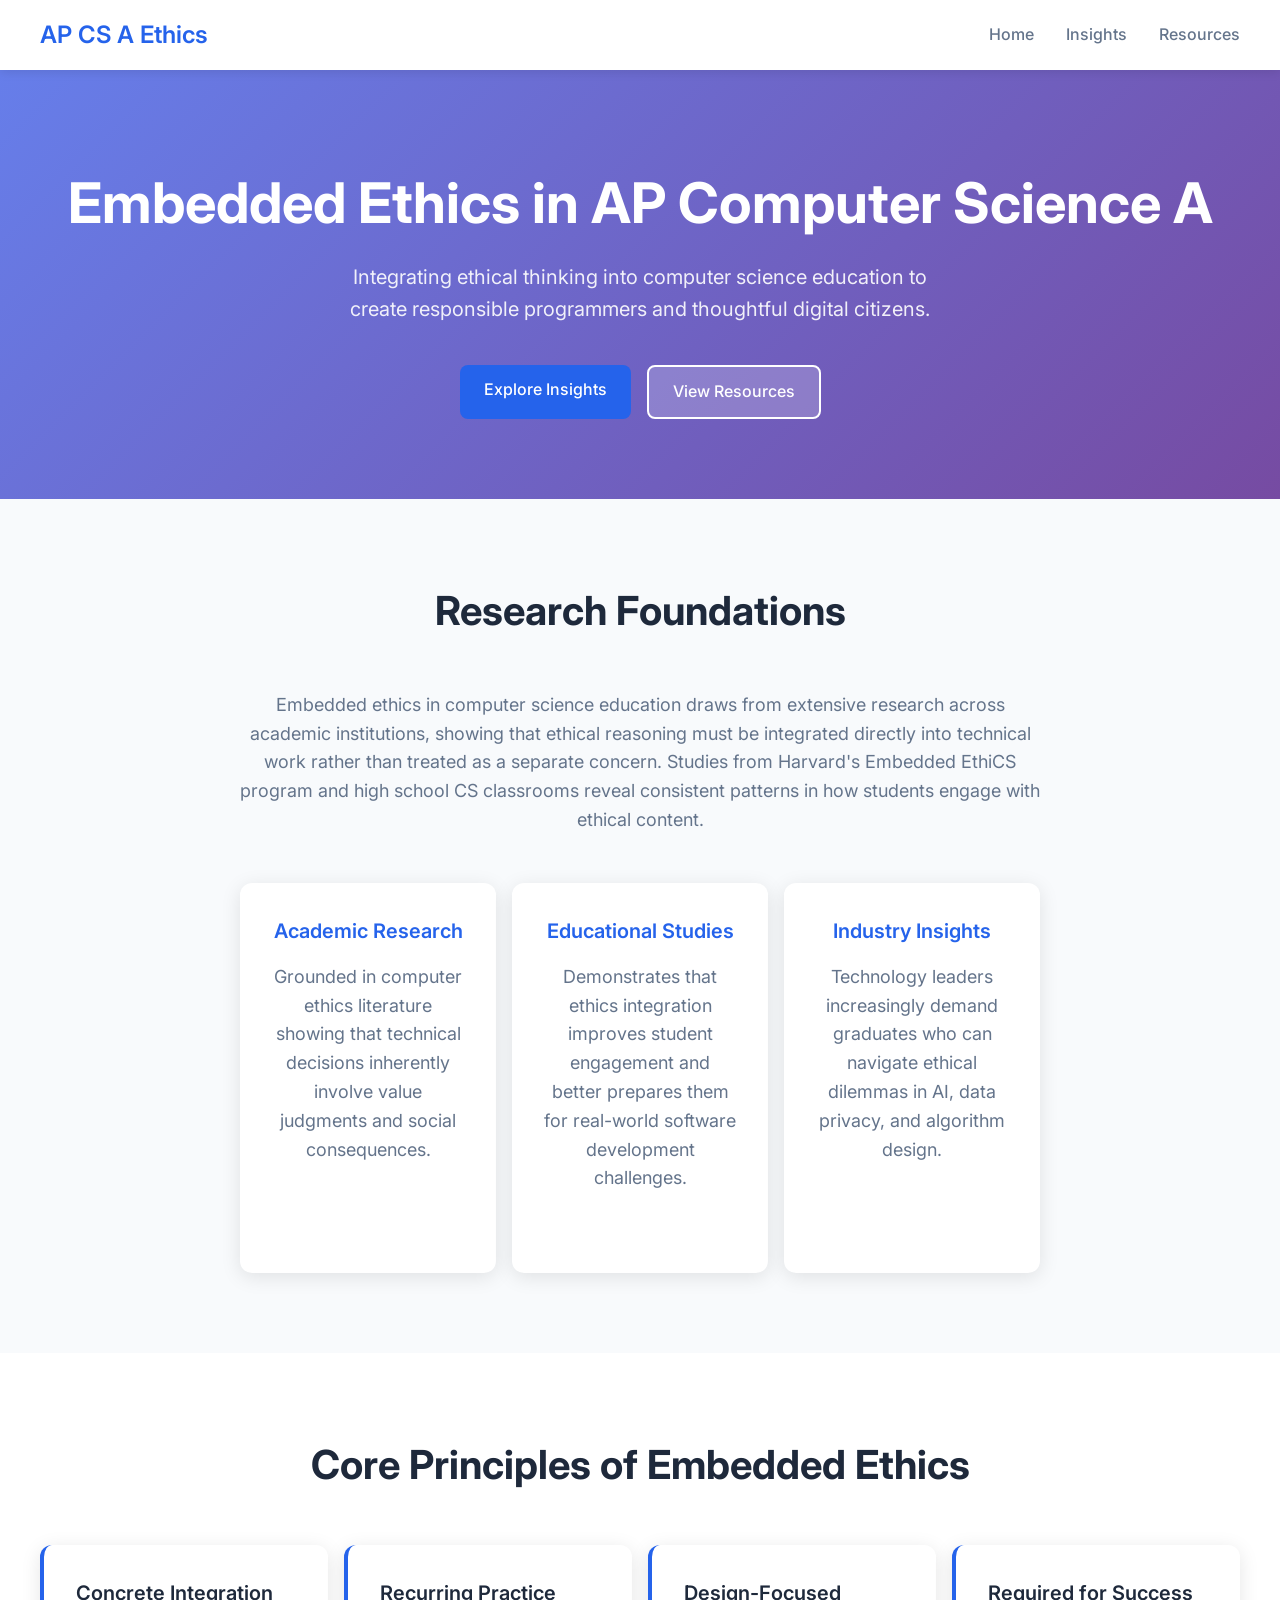
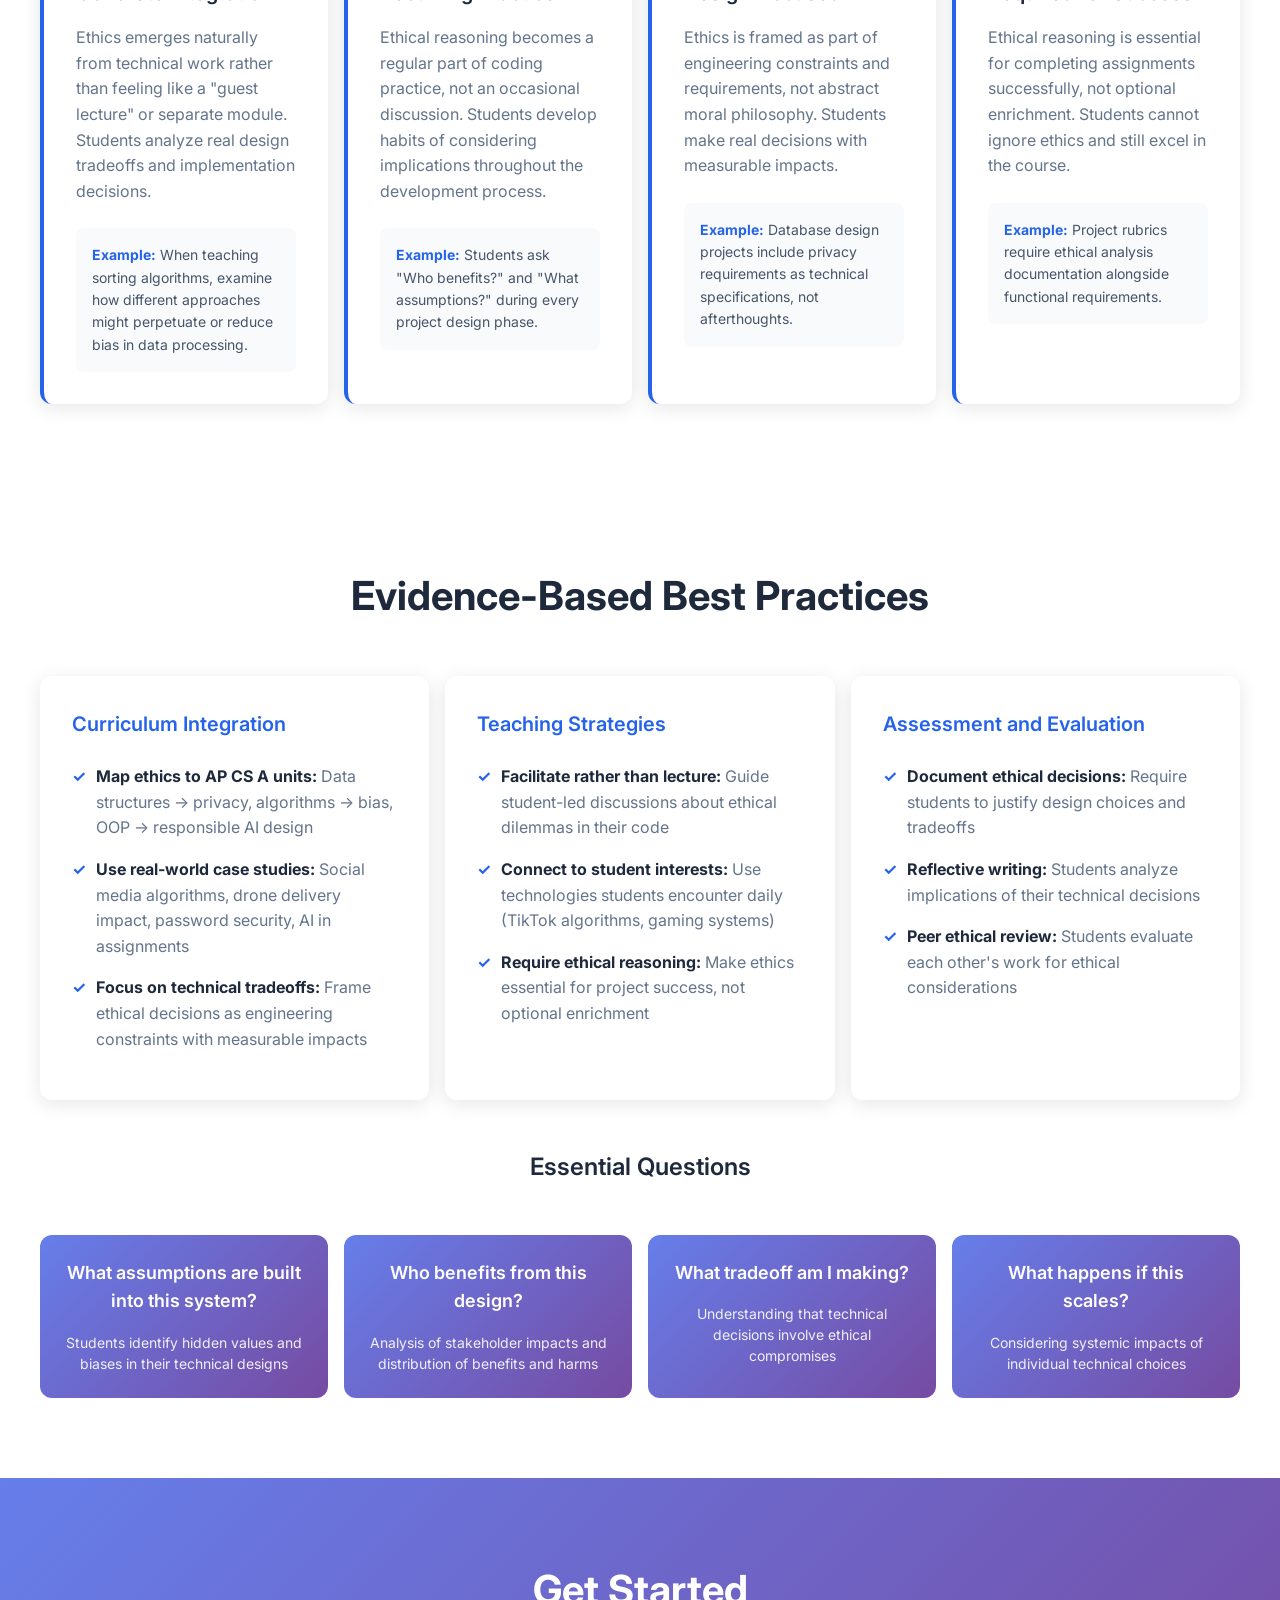
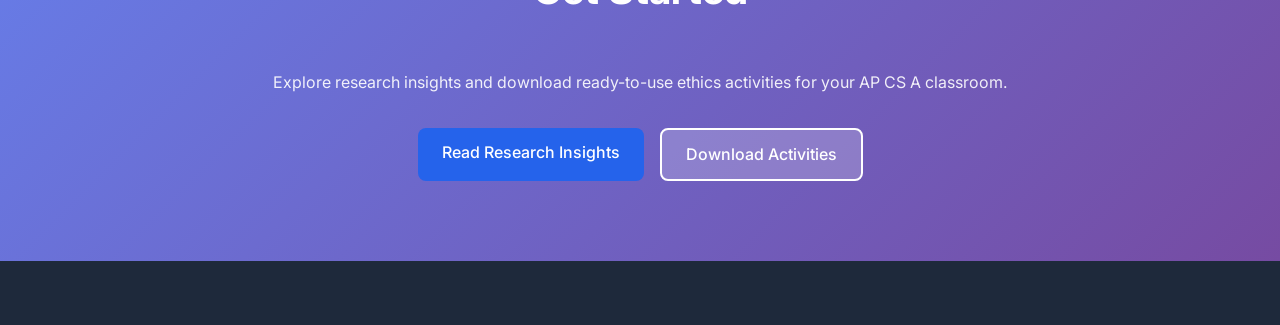
<file: index.html>
<!DOCTYPE html>
<html lang="en">
<head>
    <meta charset="UTF-8">
    <meta name="viewport" content="width=device-width, initial-scale=1.0">
    <title>AP CS A Ethics Integration - Home</title>
    <link rel="stylesheet" href="styles.css">
    <link href="https://fonts.googleapis.com/css2?family=Inter:wght@300;400;500;600;700&display=swap" rel="stylesheet">
</head>
<body>
    <header>
        <nav class="navbar">
            <div class="nav-container">
                <div class="nav-logo">
                    <h1>AP CS A Ethics</h1>
                </div>
                <ul class="nav-menu">
                    <li class="nav-item">
                        <a href="index.html" class="nav-link active">Home</a>
                    </li>
                    <li class="nav-item">
                        <a href="insights.html" class="nav-link">Insights</a>
                    </li>
                    <li class="nav-item">
                        <a href="resources.html" class="nav-link">Resources</a>
                    </li>
                </ul>
                <div class="hamburger">
                    <span class="bar"></span>
                    <span class="bar"></span>
                    <span class="bar"></span>
                </div>
            </div>
        </nav>
    </header>

    <main>
        <section class="hero">
            <div class="container">
                <h1>Embedded Ethics in AP Computer Science A</h1>
                <p>Integrating ethical thinking into computer science education to create responsible programmers and thoughtful digital citizens.</p>
                <div class="hero-buttons">
                    <a href="insights.html" class="btn btn-primary">Explore Insights</a>
                    <a href="resources.html" class="btn btn-secondary">View Resources</a>
                </div>
            </div>
        </section>

        <section class="research-overview">
            <div class="container">
                <h2>Research Foundations</h2>
                <div class="research-content">
                    <p>Embedded ethics in computer science education draws from extensive research across academic institutions, showing that ethical reasoning must be integrated directly into technical work rather than treated as a separate concern. Studies from Harvard's Embedded EthiCS program and high school CS classrooms reveal consistent patterns in how students engage with ethical content.</p>
                    
                    <div class="research-areas">
                        <div class="area-card">
                            <h3>Academic Research</h3>
                            <p>Grounded in computer ethics literature showing that technical decisions inherently involve value judgments and social consequences.</p>
                        </div>
                        <div class="area-card">
                            <h3>Educational Studies</h3>
                            <p>Demonstrates that ethics integration improves student engagement and better prepares them for real-world software development challenges.</p>
                        </div>
                        <div class="area-card">
                            <h3>Industry Insights</h3>
                            <p>Technology leaders increasingly demand graduates who can navigate ethical dilemmas in AI, data privacy, and algorithm design.</p>
                        </div>
                    </div>
                </div>
            </div>
        </section>

        <section class="key-principles">
            <div class="container">
                <h2>Core Principles of Embedded Ethics</h2>
                <div class="principles-grid">
                    <div class="principle-card">
                        <h3>Concrete Integration</h3>
                        <p>Ethics emerges naturally from technical work rather than feeling like a "guest lecture" or separate module. Students analyze real design tradeoffs and implementation decisions.</p>
                        <div class="example">
                            <strong>Example:</strong> When teaching sorting algorithms, examine how different approaches might perpetuate or reduce bias in data processing.
                        </div>
                    </div>
                    
                    <div class="principle-card">
                        <h3>Recurring Practice</h3>
                        <p>Ethical reasoning becomes a regular part of coding practice, not an occasional discussion. Students develop habits of considering implications throughout the development process.</p>
                        <div class="example">
                            <strong>Example:</strong> Students ask "Who benefits?" and "What assumptions?" during every project design phase.
                        </div>
                    </div>
                    
                    <div class="principle-card">
                        <h3>Design-Focused</h3>
                        <p>Ethics is framed as part of engineering constraints and requirements, not abstract moral philosophy. Students make real decisions with measurable impacts.</p>
                        <div class="example">
                            <strong>Example:</strong> Database design projects include privacy requirements as technical specifications, not afterthoughts.
                        </div>
                    </div>
                    
                    <div class="principle-card">
                        <h3>Required for Success</h3>
                        <p>Ethical reasoning is essential for completing assignments successfully, not optional enrichment. Students cannot ignore ethics and still excel in the course.</p>
                        <div class="example">
                            <strong>Example:</strong> Project rubrics require ethical analysis documentation alongside functional requirements.
                        </div>
                    </div>
                </div>
            </div>
        </section>

        
        <section class="best-practices">
            <div class="container">
                <h2>Evidence-Based Best Practices</h2>
                <div class="practices-content">
                    <div class="practice-category">
                        <h3>Curriculum Integration</h3>
                        <ul>
                            <li><strong>Map ethics to AP CS A units:</strong> Data structures → privacy, algorithms → bias, OOP → responsible AI design</li>
                            <li><strong>Use real-world case studies:</strong> Social media algorithms, drone delivery impact, password security, AI in assignments</li>
                            <li><strong>Focus on technical tradeoffs:</strong> Frame ethical decisions as engineering constraints with measurable impacts</li>
                        </ul>
                    </div>
                    
                    <div class="practice-category">
                        <h3>Teaching Strategies</h3>
                        <ul>
                            <li><strong>Facilitate rather than lecture:</strong> Guide student-led discussions about ethical dilemmas in their code</li>
                            <li><strong>Connect to student interests:</strong> Use technologies students encounter daily (TikTok algorithms, gaming systems)</li>
                            <li><strong>Require ethical reasoning:</strong> Make ethics essential for project success, not optional enrichment</li>
                        </ul>
                    </div>
                    
                    <div class="practice-category">
                        <h3>Assessment and Evaluation</h3>
                        <ul>
                            <li><strong>Document ethical decisions:</strong> Require students to justify design choices and tradeoffs</li>
                            <li><strong>Reflective writing:</strong> Students analyze implications of their technical decisions</li>
                            <li><strong>Peer ethical review:</strong> Students evaluate each other's work for ethical considerations</li>
                        </ul>
                    </div>
                </div>
                
                <div class="essential-questions">
                    <h3>Essential Questions</h3>
                    <div class="questions-grid">
                        <div class="question-card">
                            <h4>What assumptions are built into this system?</h4>
                            <p>Students identify hidden values and biases in their technical designs</p>
                        </div>
                        <div class="question-card">
                            <h4>Who benefits from this design?</h4>
                            <p>Analysis of stakeholder impacts and distribution of benefits and harms</p>
                        </div>
                        <div class="question-card">
                            <h4>What tradeoff am I making?</h4>
                            <p>Understanding that technical decisions involve ethical compromises</p>
                        </div>
                        <div class="question-card">
                            <h4>What happens if this scales?</h4>
                            <p>Considering systemic impacts of individual technical choices</p>
                        </div>
                    </div>
                </div>
            </div>
        </section>

        
        <section class="cta">
            <div class="container">
                <h2>Get Started</h2>
                <p>Explore research insights and download ready-to-use ethics activities for your AP CS A classroom.</p>
                <div class="cta-buttons">
                    <a href="insights.html" class="btn btn-primary">Read Research Insights</a>
                    <a href="resources.html" class="btn btn-secondary">Download Activities</a>
                </div>
            </div>
        </section>
    </main>

    <footer>
        <div class="container">
        </div>
    </footer>

    <script src="script.js"></script>
</body>
</html>
</file>
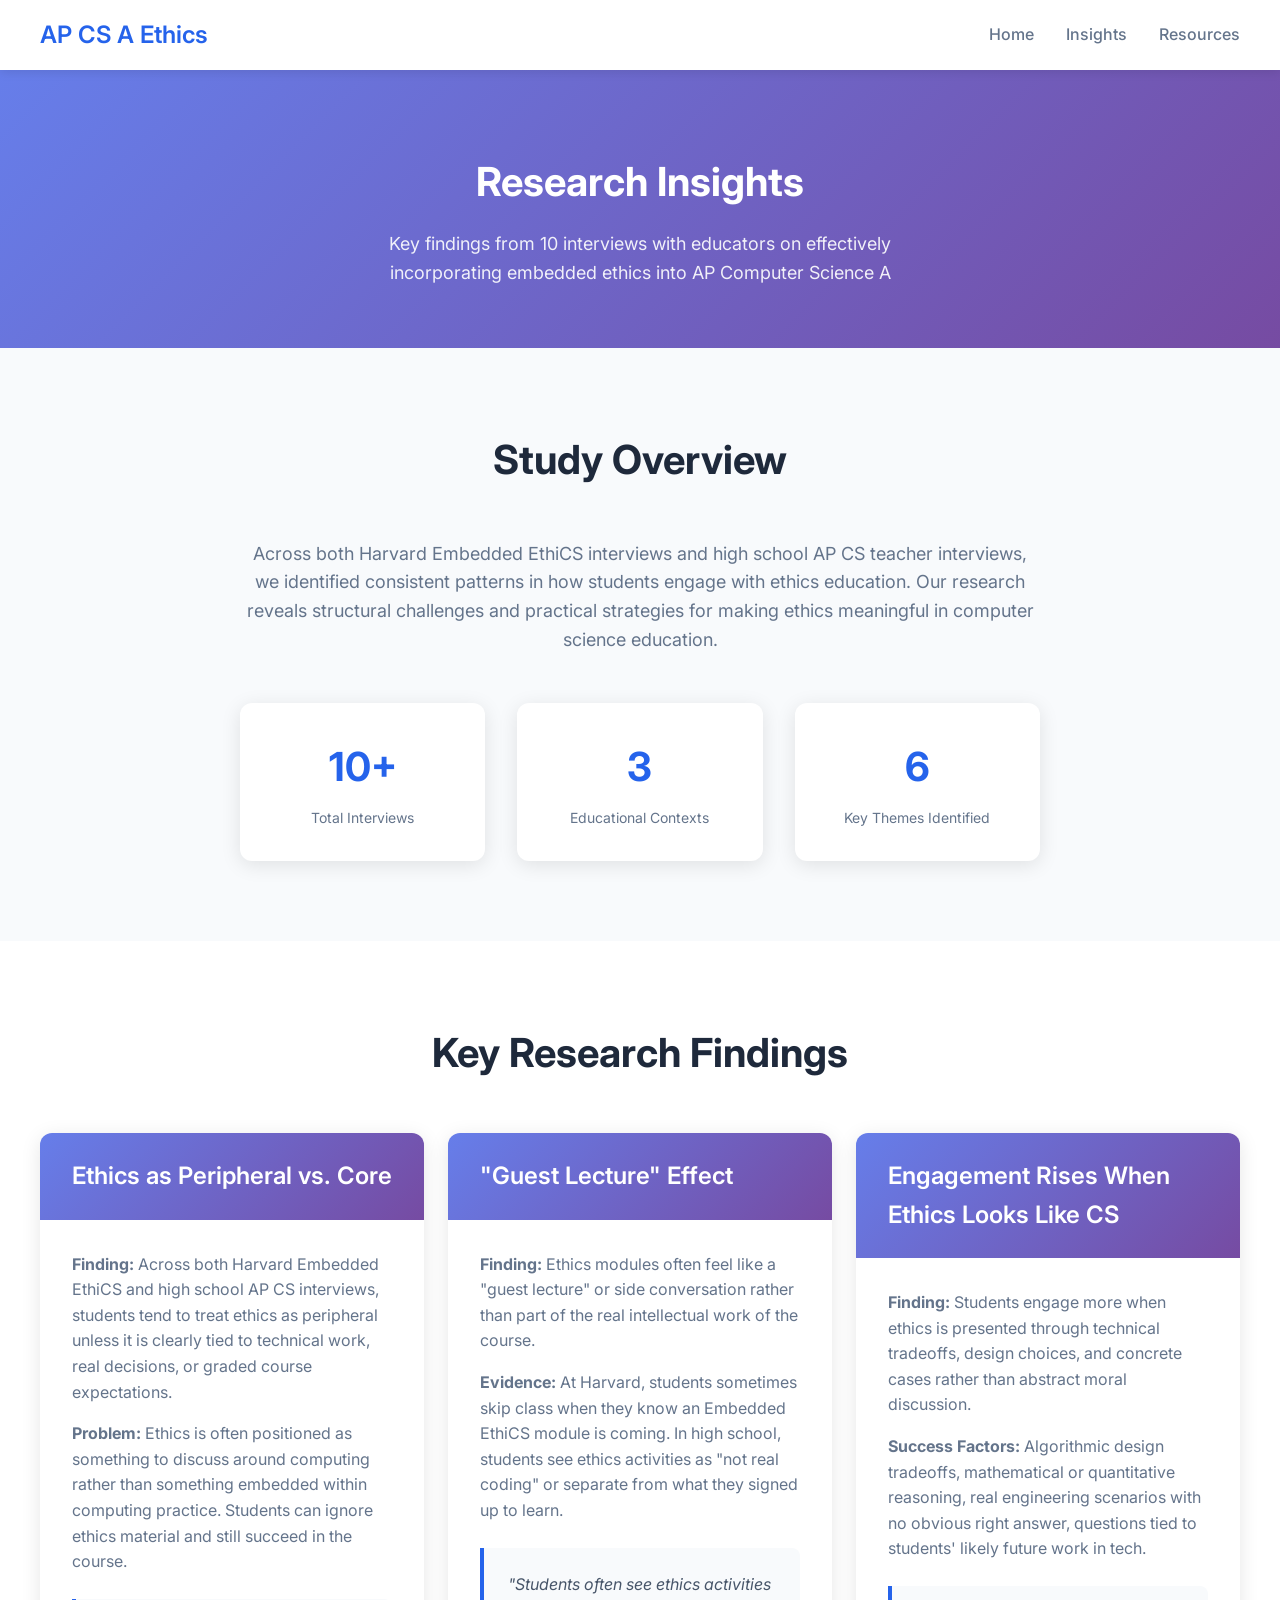
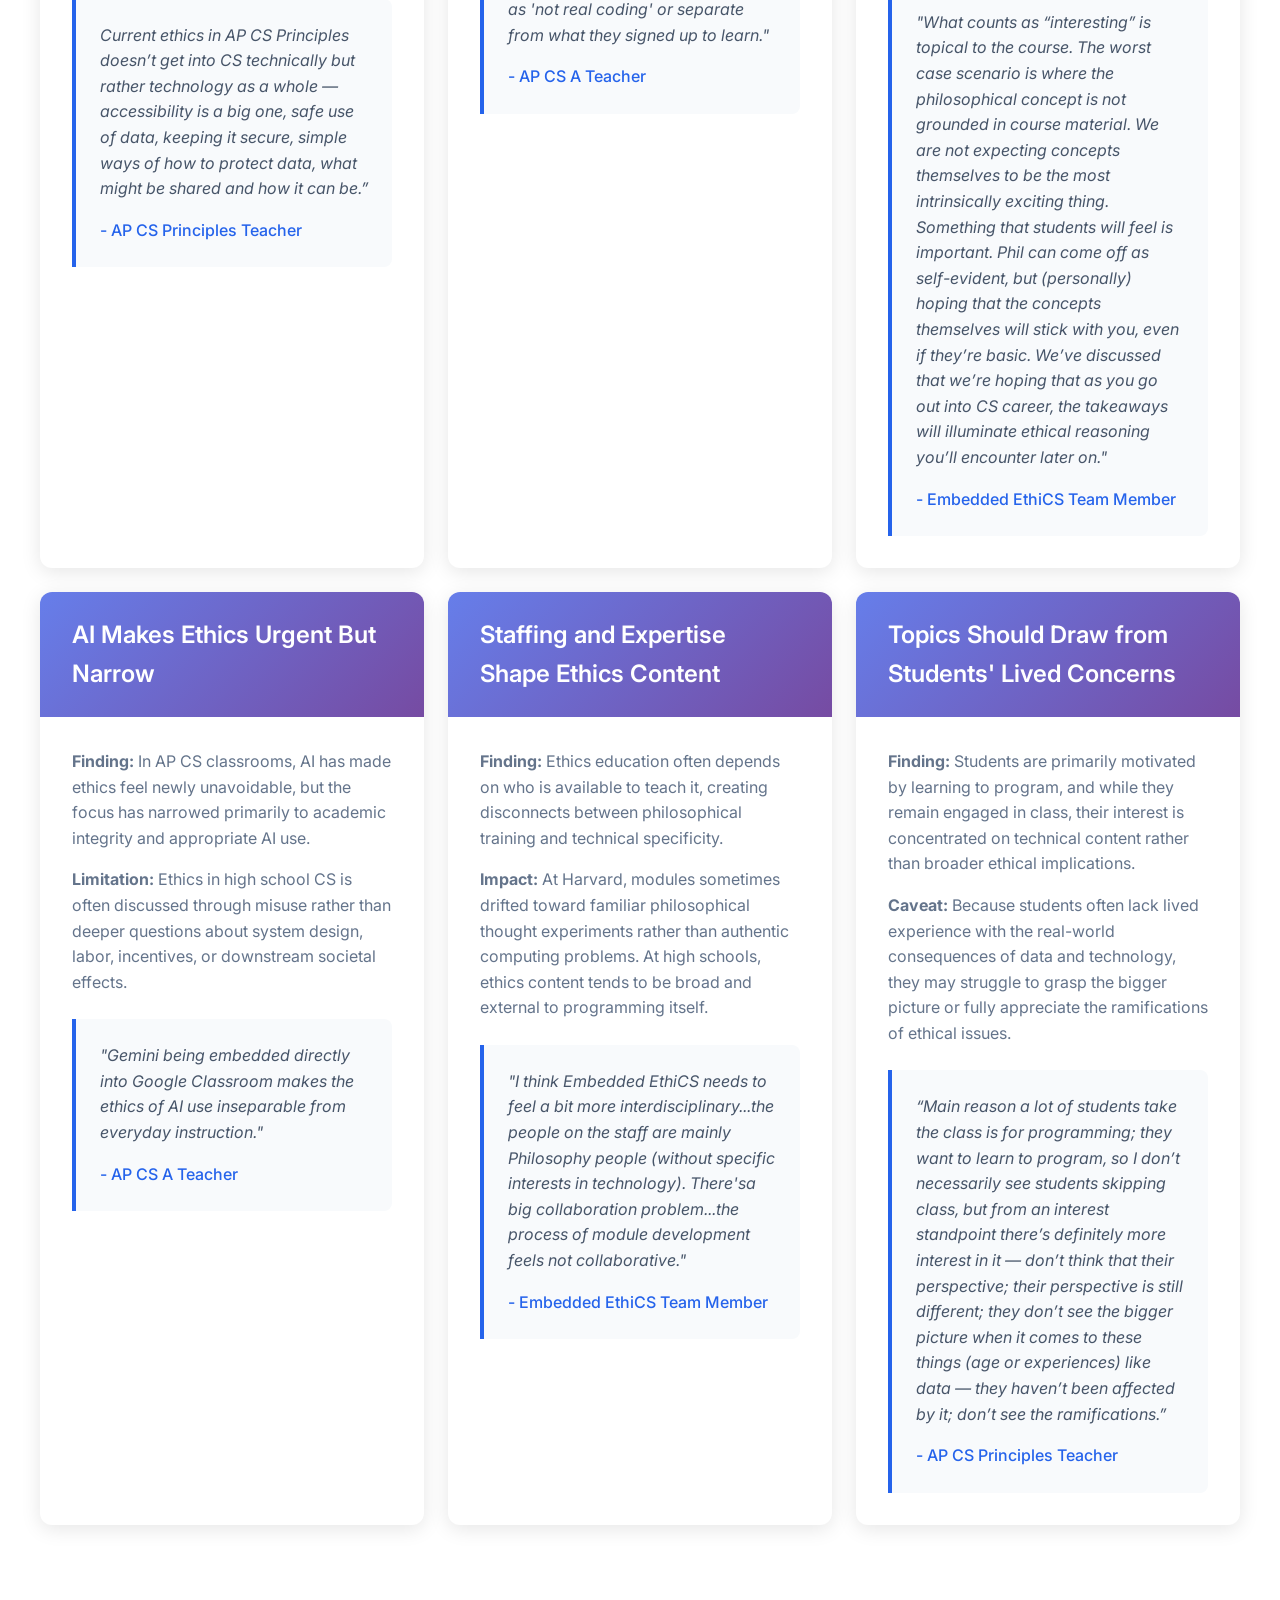
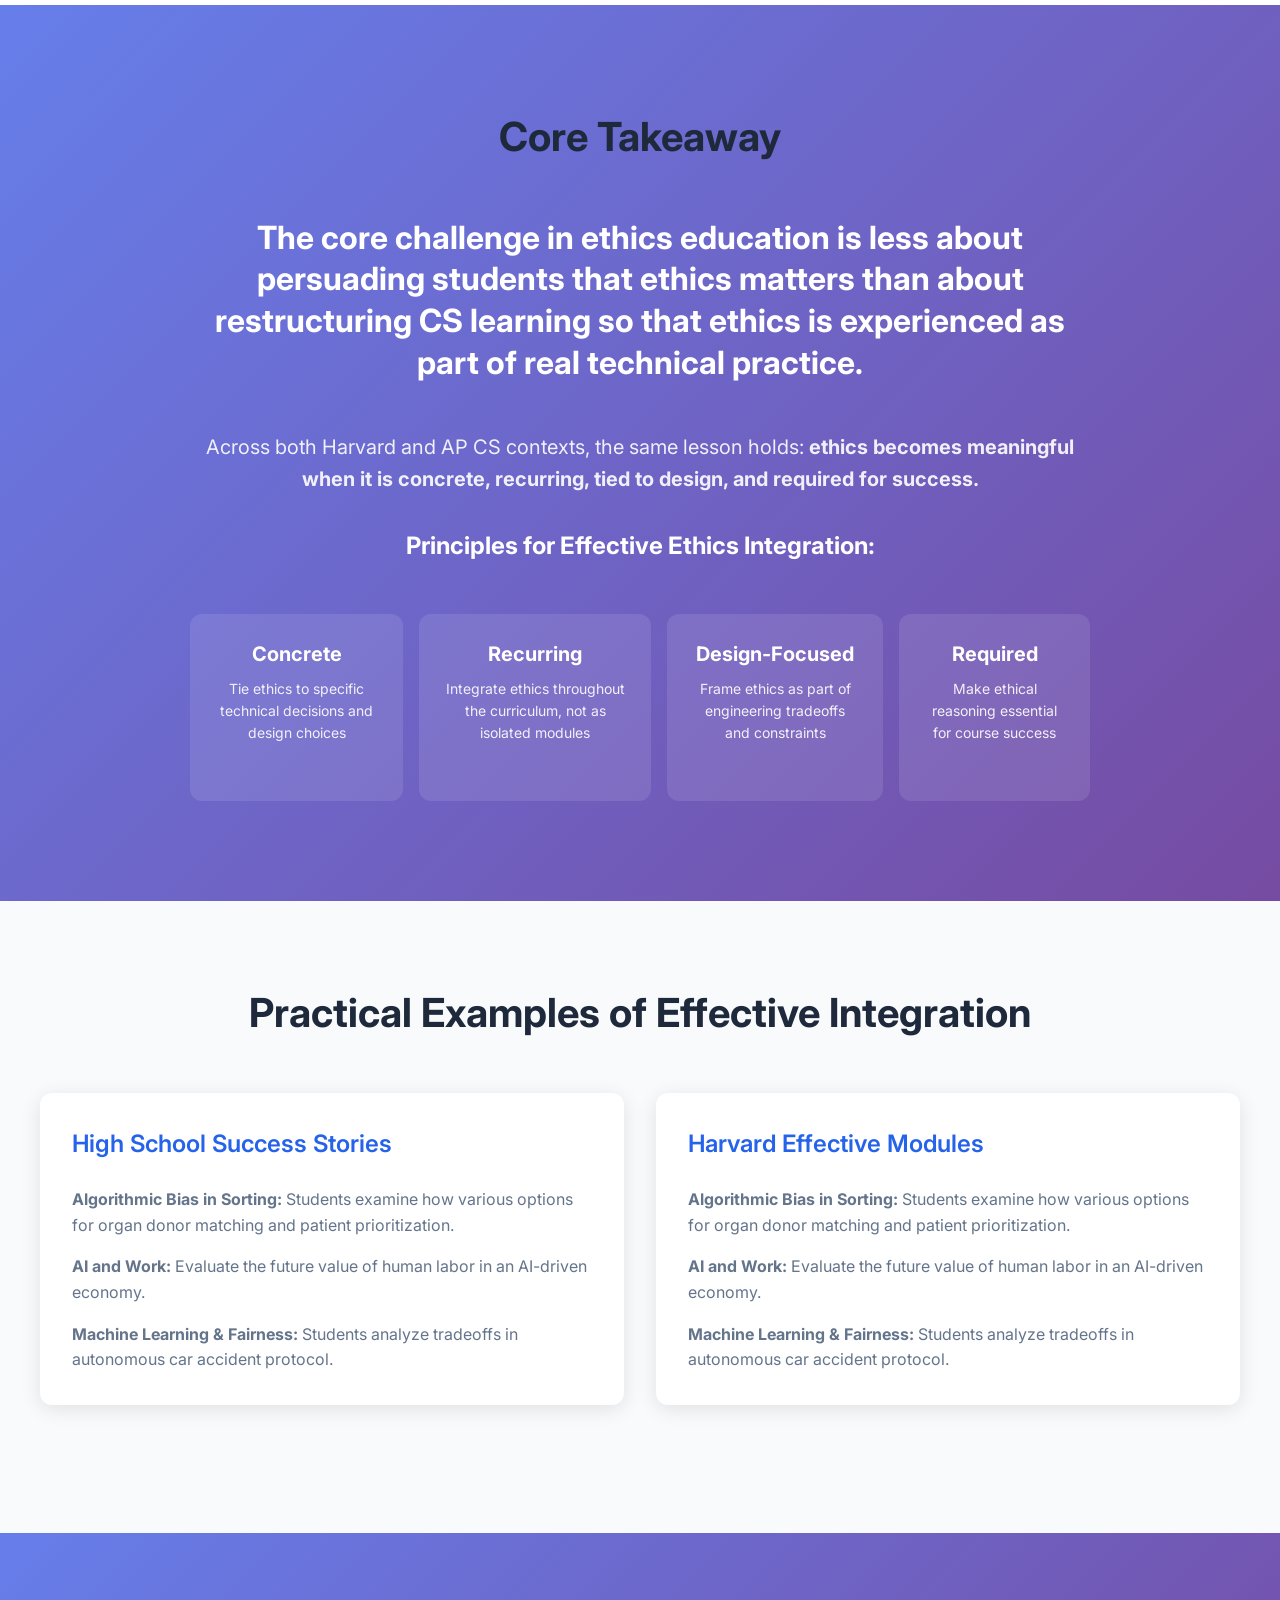
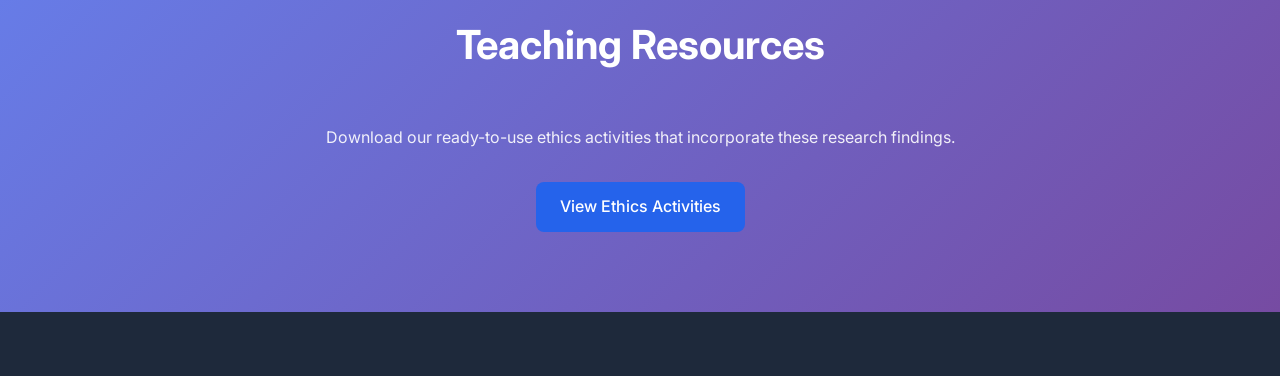
<file: insights.html>
<!DOCTYPE html>
<html lang="en">
<head>
    <meta charset="UTF-8">
    <meta name="viewport" content="width=device-width, initial-scale=1.0">
    <title>Research Insights - AP CS A Ethics Integration</title>
    <link rel="stylesheet" href="styles.css?v=2">
    <link href="https://fonts.googleapis.com/css2?family=Inter:wght@300;400;500;600;700&display=swap" rel="stylesheet">
</head>
<body>
    <header>
        <nav class="navbar">
            <div class="nav-container">
                <div class="nav-logo">
                    <h1>AP CS A Ethics</h1>
                </div>
                <ul class="nav-menu">
                    <li class="nav-item">
                        <a href="index.html" class="nav-link">Home</a>
                    </li>
                    <li class="nav-item">
                        <a href="insights.html" class="nav-link active">Insights</a>
                    </li>
                    <li class="nav-item">
                        <a href="resources.html" class="nav-link">Resources</a>
                    </li>
                </ul>
                <div class="hamburger">
                    <span class="bar"></span>
                    <span class="bar"></span>
                    <span class="bar"></span>
                </div>
            </div>
        </nav>
    </header>

    <main>
        <section class="page-header">
            <div class="container">
                <h1>Research Insights</h1>
                <p>Key findings from 10 interviews with educators on effectively incorporating embedded ethics into AP Computer Science A</p>
            </div>
        </section>

        <section class="research-overview">
            <div class="container">
                <div class="research-summary">
                    <h2>Study Overview</h2>
                    <p>Across both Harvard Embedded EthiCS interviews and high school AP CS teacher interviews, we identified consistent patterns in how students engage with ethics education. Our research reveals structural challenges and practical strategies for making ethics meaningful in computer science education.</p>
                    
                    <div class="research-stats">
                        <div class="stat-item">
                            <div class="stat-number">10+</div>
                            <div class="stat-label">Total Interviews</div>
                        </div>
                        <div class="stat-item">
                            <div class="stat-number">3</div>
                            <div class="stat-label">Educational Contexts</div>
                        </div>
                        <div class="stat-item">
                            <div class="stat-number">6</div>
                            <div class="stat-label">Key Themes Identified</div>
                        </div>
                    </div>
                </div>
            </div>
        </section>

        <section class="key-insights">
            <div class="container">
                <h2>Key Research Findings</h2>
                
                <div class="insights-grid">
                    <div class="insight-card">
                        <div class="insight-header">
                            <h3>Ethics as Peripheral vs. Core</h3>
                        </div>
                        <div class="insight-content">
                            <p><strong>Finding:</strong> Across both Harvard Embedded EthiCS and high school AP CS interviews, students tend to treat ethics as peripheral unless it is clearly tied to technical work, real decisions, or graded course expectations.</p>
                            <p><strong>Problem:</strong> Ethics is often positioned as something to discuss around computing rather than something embedded within computing practice. Students can ignore ethics material and still succeed in the course.</p>
                            <div class="teacher-quote">
                                <blockquote>Current ethics in AP CS Principles doesn’t get into CS technically but rather technology as a whole — accessibility is a big one, safe use of data, keeping it secure, simple ways of how to protect data, what might be shared and how it can be.”</blockquote>
                                <cite>- AP CS Principles Teacher</cite>
                            </div>
                        </div>
                    </div>

                    <div class="insight-card">
                        <div class="insight-header">
                            <h3>"Guest Lecture" Effect</h3>
                        </div>
                        <div class="insight-content">
                            <p><strong>Finding:</strong> Ethics modules often feel like a "guest lecture" or side conversation rather than part of the real intellectual work of the course.</p>
                            <p><strong>Evidence:</strong> At Harvard, students sometimes skip class when they know an Embedded EthiCS module is coming. In high school, students see ethics activities as "not real coding" or separate from what they signed up to learn.</p>
                            <div class="teacher-quote">
                                <blockquote>"Students often see ethics activities as 'not real coding' or separate from what they signed up to learn."</blockquote>
                                <cite>- AP CS A Teacher </cite>
                            </div>
                        </div>
                    </div>

                    <div class="insight-card">
                        <div class="insight-header">
                            <h3>Engagement Rises When Ethics Looks Like CS</h3>
                        </div>
                        <div class="insight-content">
                            <p><strong>Finding:</strong> Students engage more when ethics is presented through technical tradeoffs, design choices, and concrete cases rather than abstract moral discussion.</p>
                            <p><strong>Success Factors:</strong> Algorithmic design tradeoffs, mathematical or quantitative reasoning, real engineering scenarios with no obvious right answer, questions tied to students' likely future work in tech.</p>
                            <div class="teacher-quote">
                                <blockquote>"What counts as “interesting” is topical to the course. The worst case scenario is where the philosophical concept is not grounded in course material. We are not expecting concepts themselves to be the most intrinsically exciting thing. Something that students will feel is important. Phil can come off as self-evident, but (personally) hoping that the concepts themselves will stick with you, even if they’re basic. We’ve discussed that we’re hoping that as you go out into CS career, the takeaways will illuminate ethical reasoning you’ll encounter later on."</blockquote>
                                <cite>- Embedded EthiCS Team Member</cite>
                            </div>
                        </div>
                    </div>

                    <div class="insight-card">
                        <div class="insight-header">
                            <h3>AI Makes Ethics Urgent But Narrow</h3>
                        </div>
                        <div class="insight-content">
                            <p><strong>Finding:</strong> In AP CS classrooms, AI has made ethics feel newly unavoidable, but the focus has narrowed primarily to academic integrity and appropriate AI use.</p>
                            <p><strong>Limitation:</strong> Ethics in high school CS is often discussed through misuse rather than deeper questions about system design, labor, incentives, or downstream societal effects.</p>
                            <div class="teacher-quote">
                                <blockquote>"Gemini being embedded directly into Google Classroom makes the ethics of AI use inseparable from everyday instruction."</blockquote>
                                <cite>- AP CS A Teacher</cite>
                            </div>
                        </div>
                    </div>

                    <div class="insight-card">
                        <div class="insight-header">
                            <h3>Staffing and Expertise Shape Ethics Content</h3>
                        </div>
                        <div class="insight-content">
                            <p><strong>Finding:</strong> Ethics education often depends on who is available to teach it, creating disconnects between philosophical training and technical specificity.</p>
                            <p><strong>Impact:</strong> At Harvard, modules sometimes drifted toward familiar philosophical thought experiments rather than authentic computing problems. At high schools, ethics content tends to be broad and external to programming itself.</p>
                            <div class="teacher-quote">
                                <blockquote>"I think Embedded EthiCS needs to feel a bit more interdisciplinary...the people on the staff are mainly Philosophy people (without specific interests in technology). There'sa big collaboration problem...the process of module development feels not collaborative."</blockquote>
                                <cite>- Embedded EthiCS Team Member </cite>
                            </div>
                        </div>
                    </div>

                    <div class="insight-card">
                        <div class="insight-header">
                            <h3>Topics Should Draw from Students' Lived Concerns</h3>
                        </div>
                        <div class="insight-content">
                            <p><strong>Finding:</strong> Students are primarily motivated by learning to program, and while they remain engaged in class, their interest is concentrated on technical content rather than broader ethical implications.</p>
                            <p><strong>Caveat:</strong> Because students often lack lived experience with the real-world consequences of data and technology, they may struggle to grasp the bigger picture or fully appreciate the ramifications of ethical issues.</p>
                            <div class="teacher-quote">
                                <blockquote>“Main reason a lot of students take the class is for programming; they want to learn to program, so I don’t necessarily see students skipping class, but from an interest standpoint there’s definitely more interest in it — don’t think that their perspective; their perspective is still different; they don’t see the bigger picture when it comes to these things (age or experiences) like data — they haven’t been affected by it; don’t see the ramifications.”</blockquote>
                                <cite>- AP CS Principles Teacher</cite>
                            </div>
                        </div>
                    </div>
                </div>
            </div>
        </section>

        <section class="core-takeaway">
            <div class="container">
                <div class="takeaway-content">
                    <h2>Core Takeaway</h2>
                    <div class="takeaway-main">
                        <p class="takeaway-quote">The core challenge in ethics education is less about persuading students that ethics matters than about restructuring CS learning so that ethics is experienced as part of real technical practice.</p>
                    </div>
                    <div class="takeaway-explanation">
                        <p>Across both Harvard and AP CS contexts, the same lesson holds: <strong>ethics becomes meaningful when it is concrete, recurring, tied to design, and required for success.</strong></p>
                        
                        <div class="implementation-principles">
                            <h3>Principles for Effective Ethics Integration:</h3>
                            <div class="principles-grid">
                                <div class="principle">
                                    <h4>Concrete</h4>
                                    <p>Tie ethics to specific technical decisions and design choices</p>
                                </div>
                                <div class="principle">
                                    <h4>Recurring</h4>
                                    <p>Integrate ethics throughout the curriculum, not as isolated modules</p>
                                </div>
                                <div class="principle">
                                    <h4>Design-Focused</h4>
                                    <p>Frame ethics as part of engineering tradeoffs and constraints</p>
                                </div>
                                <div class="principle">
                                    <h4>Required</h4>
                                    <p>Make ethical reasoning essential for course success</p>
                                </div>
                            </div>
                        </div>
                    </div>
                </div>
            </div>
        </section>

        <section class="practical-examples">
            <div class="container">
                <h2>Practical Examples of Effective Integration</h2>
                
                <div class="examples-grid">
                    <div class="example-card">
                        <h3>High School Success Stories</h3>
                        <div class="example-content">
                            <p><strong>Algorithmic Bias in Sorting:</strong> Students examine how various options for organ donor matching and patient prioritization.</p>
                            
                            <p><strong>AI and Work:</strong> Evaluate the future value of human labor in an AI-driven economy.</p>
                                                        
                            <p><strong>Machine Learning & Fairness:</strong> Students analyze tradeoffs in autonomous car accident protocol.</p>
                        </div>
                    </div>
                    
                    <div class="example-card">
                        <h3>Harvard Effective Modules</h3>
                        <div class="example-content">
                            <p><strong>Algorithmic Bias in Sorting:</strong> Students examine how various options for organ donor matching and patient prioritization.</p>
                            
                            <p><strong>AI and Work:</strong> Evaluate the future value of human labor in an AI-driven economy.</p>
                                                        
                            <p><strong>Machine Learning & Fairness:</strong> Students analyze tradeoffs in autonomous car accident protocol.</p>
                        </div>
                    </div>
                </div>
            </div>
        </section>

        <section class="next-steps">
            <div class="container">
                <h2>Teaching Resources</h2>
                <p>Download our ready-to-use ethics activities that incorporate these research findings.</p>
                <a href="resources.html" class="btn btn-primary">View Ethics Activities</a>
            </div>
        </section>
    </main>

    <footer>
        <div class="container">
        </div>
    </footer>

    <script src="script.js"></script>
</body>
</html>
</file>
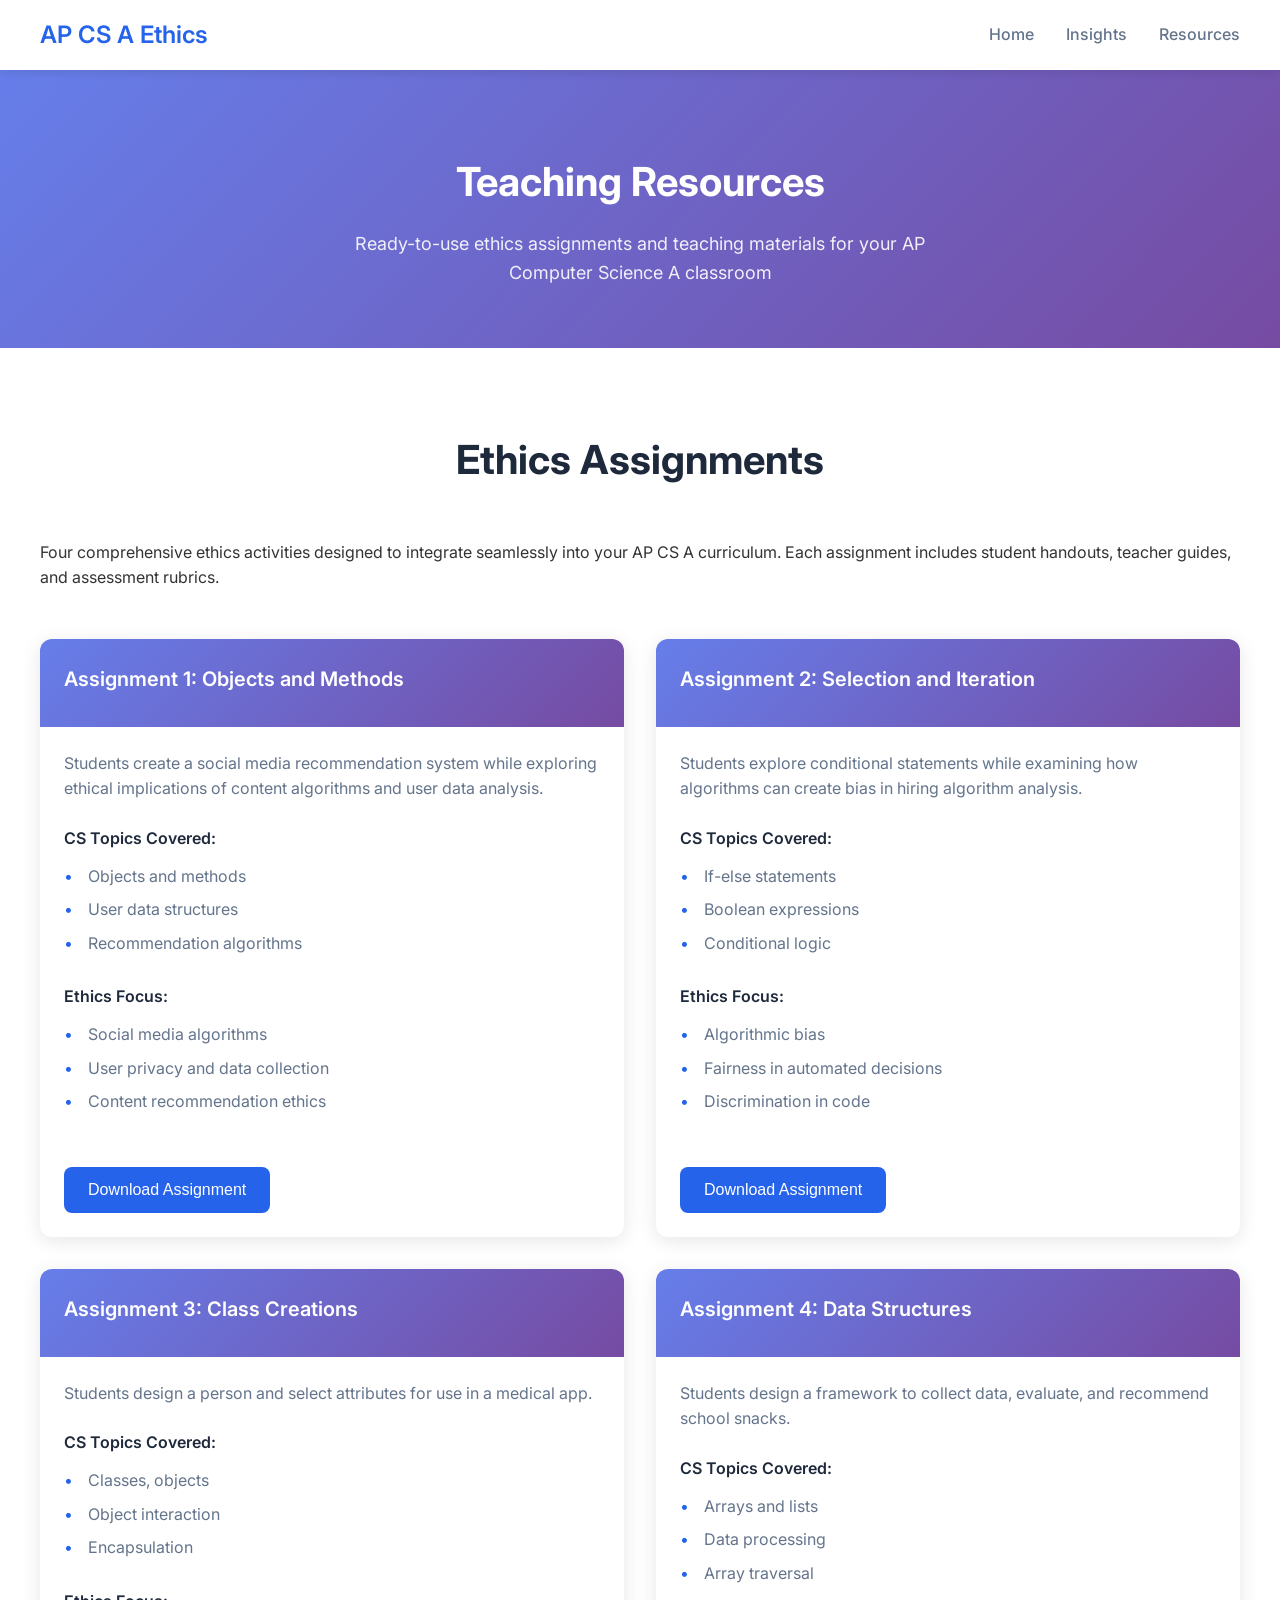
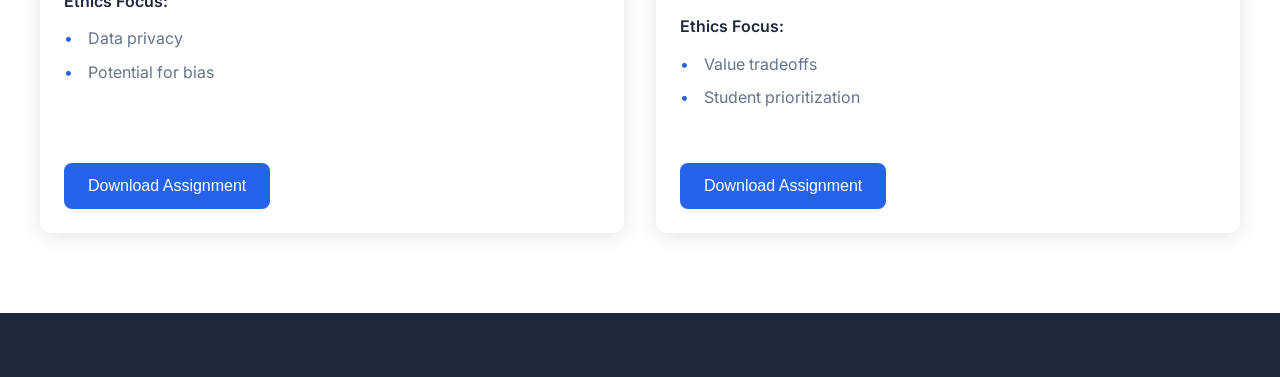
<file: resources.html>
<!DOCTYPE html>
<html lang="en">
<head>
    <meta charset="UTF-8">
    <meta name="viewport" content="width=device-width, initial-scale=1.0">
    <title>Teaching Resources - AP CS A Ethics Integration</title>
    <link rel="stylesheet" href="styles.css">
    <link href="https://fonts.googleapis.com/css2?family=Inter:wght@300;400;500;600;700&display=swap" rel="stylesheet">
</head>
<body>
    <header>
        <nav class="navbar">
            <div class="nav-container">
                <div class="nav-logo">
                    <h1>AP CS A Ethics</h1>
                </div>
                <ul class="nav-menu">
                    <li class="nav-item">
                        <a href="index.html" class="nav-link">Home</a>
                    </li>
                    <li class="nav-item">
                        <a href="insights.html" class="nav-link">Insights</a>
                    </li>
                    <li class="nav-item">
                        <a href="resources.html" class="nav-link active">Resources</a>
                    </li>
                </ul>
                <div class="hamburger">
                    <span class="bar"></span>
                    <span class="bar"></span>
                    <span class="bar"></span>
                </div>
            </div>
        </nav>
    </header>

    <main>
        <section class="page-header">
            <div class="container">
                <h1>Teaching Resources</h1>
                <p>Ready-to-use ethics assignments and teaching materials for your AP Computer Science A classroom</p>
            </div>
        </section>

        <section class="assignments-section">
            <div class="container">
                <h2>Ethics Assignments</h2>
                <p>Four comprehensive ethics activities designed to integrate seamlessly into your AP CS A curriculum. Each assignment includes student handouts, teacher guides, and assessment rubrics.</p>
                
                <div class="assignments-grid">
                    <div class="assignment-card">
                        <div class="assignment-header">
                            <h3>Assignment 1: Objects and Methods</h3>
                        </div>
                        <div class="assignment-content">
                            <div class="assignment-description">
                                <p>Students create a social media recommendation system while exploring ethical implications of content algorithms and user data analysis.</p>
                            </div>
                            <div class="assignment-topics">
                                <h4>CS Topics Covered:</h4>
                                <ul>
                                    <li>Objects and methods</li>
                                    <li>User data structures</li>
                                    <li>Recommendation algorithms</li>
                                </ul>
                            </div>
                            <div class="assignment-ethics">
                                <h4>Ethics Focus:</h4>
                                <ul>
                                    <li>Social media algorithms</li>
                                    <li>User privacy and data collection</li>
                                    <li>Content recommendation ethics</li>
                                </ul>
                            </div>
                            <div class="assignment-download">
                                <button class="btn btn-primary" onclick="downloadResource('assignment1')">Download Assignment</button>
                                <button class="btn btn-secondary" onclick="downloadResource('assignment1-teacher')">Teacher Guide</button>
                            </div>
                        </div>
                    </div>

                    <div class="assignment-card">
                        <div class="assignment-header">
                            <h3>Assignment 2: Selection and Iteration</h3>
                        </div>
                        <div class="assignment-content">
                            <div class="assignment-description">
                                <p>Students explore conditional statements while examining how algorithms can create bias in hiring algorithm analysis.</p>
                            </div>
                            <div class="assignment-topics">
                                <h4>CS Topics Covered:</h4>
                                <ul>
                                    <li>If-else statements</li>
                                    <li>Boolean expressions</li>
                                    <li>Conditional logic</li>
                                </ul>
                            </div>
                            <div class="assignment-ethics">
                                <h4>Ethics Focus:</h4>
                                <ul>
                                    <li>Algorithmic bias</li>
                                    <li>Fairness in automated decisions</li>
                                    <li>Discrimination in code</li>
                                </ul>
                            </div>
                            <div class="assignment-download">
                                <button class="btn btn-primary" onclick="downloadResource('assignment2')">Download Assignment</button>
                                <button class="btn btn-secondary" onclick="downloadResource('assignment2-teacher')">Teacher Guide</button>
                            </div>
                        </div>
                    </div>

                    <div class="assignment-card">
                        <div class="assignment-header">
                            <h3>Assignment 3: Class Creations</h3>
                        </div>
                        <div class="assignment-content">
                            <div class="assignment-description">
                                <p>Students design a person and select attributes for use in a medical app.</p>
                            </div>
                            <div class="assignment-topics">
                                <h4>CS Topics Covered:</h4>
                                <ul>
                                    <li>Classes, objects</li>
                                    <li>Object interaction</li>
                                    <li>Encapsulation</li>
                                </ul>
                            </div>
                            <div class="assignment-ethics">
                                <h4>Ethics Focus:</h4>
                                <ul>
                                    <li>Data privacy</li>
                                    <li>Potential for bias</li>
                                </ul>
                            </div>
                            <div class="assignment-download">
                                <button class="btn btn-primary" onclick="downloadResource('assignment3')">Download Assignment</button>
                                <button class="btn btn-secondary" onclick="downloadResource('assignment3-teacher')">Teacher Guide</button>
                            </div>
                        </div>
                    </div>

                    <div class="assignment-card">
                        <div class="assignment-header">
                            <h3>Assignment 4: Data Structures</h3>
                        </div>
                        <div class="assignment-content">
                            <div class="assignment-description">
                                <p>Students design a framework to collect data, evaluate, and recommend school snacks.</p>
                            </div>
                            <div class="assignment-topics">
                                <h4>CS Topics Covered:</h4>
                                <ul>
                                    <li>Arrays and lists</li>
                                    <li>Data processing</li>
                                    <li>Array traversal</li>
                                </ul>
                            </div>
                            <div class="assignment-ethics">
                                <h4>Ethics Focus:</h4>
                                <ul>
                                    <li>Value tradeoffs</li>
                                    <li>Student prioritization</li>
                                </ul>
                            </div>
                            <div class="assignment-download">
                                <button class="btn btn-primary" onclick="downloadResource('assignment4')">Download Assignment</button>
                                <button class="btn btn-secondary" onclick="downloadResource('assignment4-teacher')">Teacher Guide</button>
                            </div>
                        </div>
                    </div>
                </div>
            </div>
        </section>
    </main>

    <footer>
        <div class="container">
        </div>
    </footer>

    <script src="script.js"></script>
    <script>
        function downloadResource(resource) {
            // Map resources to actual files
            const fileMap = {
                'assignment1': 'unit1.docx',
                'assignment1-teacher': 'unit1.docx',
                'assignment2': 'unit2.docx',
                'assignment2-teacher': 'unit2.docx',
                'assignment3': 'unit3.docx',
                'assignment3-teacher': 'unit3.docx',
                'assignment4': 'unit4.docx',
                'assignment4-teacher': 'unit4.docx'
            };
            
            const filename = fileMap[resource];
            if (filename) {
                // Create a link element and trigger download
                const link = document.createElement('a');
                link.href = filename;
                link.download = filename;
                document.body.appendChild(link);
                link.click();
                document.body.removeChild(link);
            } else {
                alert(`Download functionality for ${resource} will be implemented when you add your Word documents.`);
            }
        }
    </script>
</body>
</html>
</file>
<file: styles.css>
/* Reset and Base Styles */
* {
    margin: 0;
    padding: 0;
    box-sizing: border-box;
}

body {
    font-family: 'Inter', -apple-system, BlinkMacSystemFont, 'Segoe UI', Roboto, sans-serif;
    line-height: 1.6;
    color: #333;
    background-color: #fff;
}

.container {
    max-width: 100%;
    margin: 0;
    padding: 0 40px;
    width: 100%;
}

/* Navigation */
.navbar {
    background: #fff;
    box-shadow: 0 2px 10px rgba(0, 0, 0, 0.1);
    position: sticky;
    top: 0;
    z-index: 1000;
}

.nav-container {
    max-width: 100%;
    margin: 0;
    padding: 0 40px;
    display: flex;
    justify-content: space-between;
    align-items: center;
    height: 70px;
    width: 100%;
}

.nav-logo h1 {
    color: #2563eb;
    font-size: 1.5rem;
    font-weight: 600;
}

.nav-menu {
    display: flex;
    list-style: none;
    gap: 2rem;
}

.nav-link {
    text-decoration: none;
    color: #64748b;
    font-weight: 500;
    transition: color 0.3s ease;
    padding: 0.5rem 0;
}

.nav-link:hover,
.nav-link.active {
    color: #2563eb;
}

.hamburger {
    display: none;
    flex-direction: column;
    cursor: pointer;
}

.bar {
    width: 25px;
    height: 3px;
    background: #333;
    margin: 3px 0;
    transition: 0.3s;
}

/* Hero Section */
.hero {
    background: linear-gradient(135deg, #667eea 0%, #764ba2 100%);
    color: white;
    padding: 100px 0 80px;
    text-align: center;
}

.hero h1 {
    font-size: 3.5rem;
    font-weight: 700;
    margin-bottom: 1.5rem;
    line-height: 1.2;
}

.hero p {
    font-size: 1.25rem;
    margin-bottom: 2.5rem;
    max-width: 600px;
    margin-left: auto;
    margin-right: auto;
    opacity: 0.9;
}

.hero-buttons {
    display: flex;
    gap: 1rem;
    justify-content: center;
    flex-wrap: wrap;
}

/* Buttons */
.btn {
    display: inline-block;
    padding: 12px 24px;
    border-radius: 8px;
    text-decoration: none;
    font-weight: 500;
    transition: all 0.3s ease;
    border: none;
    cursor: pointer;
    font-size: 1rem;
}

.btn-primary {
    background: #2563eb;
    color: white;
}

.btn-primary:hover {
    background: #1d4ed8;
    transform: translateY(-2px);
}

.btn-secondary {
    background: rgba(255, 255, 255, 0.2);
    color: white;
    border: 2px solid white;
}

.btn-secondary:hover {
    background: rgba(255, 255, 255, 0.3);
}

.btn-outline {
    background: transparent;
    color: #2563eb;
    border: 2px solid #2563eb;
}

.btn-outline:hover {
    background: #2563eb;
    color: white;
}

.btn-small {
    padding: 6px 12px;
    font-size: 0.875rem;
}

/* Page Header */
.page-header {
    background: linear-gradient(135deg, #667eea 0%, #764ba2 100%);
    color: white;
    padding: 80px 0 60px;
    text-align: center;
}

.page-header h1 {
    font-size: 2.5rem;
    font-weight: 700;
    margin-bottom: 1rem;
}

.page-header p {
    font-size: 1.125rem;
    max-width: 600px;
    margin: 0 auto;
    opacity: 0.9;
}

/* Sections */
section {
    padding: 80px 0;
}

section h2 {
    font-size: 2.5rem;
    font-weight: 700;
    text-align: center;
    margin-bottom: 3rem;
    color: #1e293b;
}

/* Ethics Grid */
.ethics-grid {
    display: flex;
    justify-content: space-between;
    gap: 1rem;
    margin-top: 3rem;
}

.ethics-grid .ethics-card {
    flex: 1;
}

.ethics-card {
    background: white;
    padding: 2rem;
    border-radius: 12px;
    box-shadow: 0 4px 20px rgba(0, 0, 0, 0.1);
    text-align: center;
    transition: transform 0.3s ease;
}

.ethics-card:hover {
    transform: translateY(-5px);
}

.card-icon {
    font-size: 3rem;
    margin-bottom: 1rem;
}

.ethics-card h3 {
    font-size: 1.5rem;
    font-weight: 600;
    margin-bottom: 1rem;
    color: #1e293b;
}

.ethics-card p {
    color: #64748b;
    line-height: 1.6;
}

/* Benefits Section */
.benefits {
    background: #f8fafc;
}

.benefits-content {
    display: flex;
    justify-content: space-between;
    gap: 4rem;
    align-items: center;
}

.benefits-content .benefits-text {
    flex: 2;
}

.benefits-content .benefits-stats {
    flex: 1;
}

.benefits-text h3 {
    font-size: 1.5rem;
    font-weight: 600;
    margin-bottom: 1rem;
    color: #1e293b;
}

.benefits-text p {
    color: #64748b;
    margin-bottom: 2rem;
    line-height: 1.6;
}

.benefits-stats {
    display: flex;
    flex-direction: column;
    gap: 2rem;
}

.stat {
    text-align: center;
    padding: 1.5rem;
    background: white;
    border-radius: 12px;
    box-shadow: 0 4px 20px rgba(0, 0, 0, 0.1);
}

.stat-number {
    font-size: 2.5rem;
    font-weight: 700;
    color: #2563eb;
    margin-bottom: 0.5rem;
}

.stat-label {
    color: #64748b;
    font-size: 0.875rem;
}

/* Steps */
.steps {
    display: flex;
    justify-content: space-between;
    gap: 1rem;
    margin-top: 3rem;
}

.steps .step {
    flex: 1;
}

.step {
    display: flex;
    align-items: flex-start;
    gap: 1rem;
}

.step-number {
    background: #2563eb;
    color: white;
    width: 40px;
    height: 40px;
    border-radius: 50%;
    display: flex;
    align-items: center;
    justify-content: center;
    font-weight: 600;
    flex-shrink: 0;
}

.step-content h3 {
    font-size: 1.25rem;
    font-weight: 600;
    margin-bottom: 0.5rem;
    color: #1e293b;
}

.step-content p {
    color: #64748b;
    line-height: 1.6;
}

/* CTA Section */
.cta {
    background: linear-gradient(135deg, #667eea 0%, #764ba2 100%);
    color: white;
    text-align: center;
}

.cta h2 {
    color: white;
}

.cta p {
    margin-bottom: 2rem;
    opacity: 0.9;
}

.cta-buttons {
    display: flex;
    gap: 1rem;
    justify-content: center;
    flex-wrap: wrap;
}

/* Research Overview */
.research-overview {
    background: #f8fafc;
}

.research-summary {
    text-align: center;
    max-width: 800px;
    margin: 0 auto;
}

.research-summary p {
    color: #64748b;
    font-size: 1.125rem;
    line-height: 1.6;
    margin-bottom: 3rem;
}

.research-stats {
    display: grid;
    grid-template-columns: repeat(auto-fit, minmax(200px, 1fr));
    gap: 2rem;
    margin-top: 3rem;
}

.stat-item {
    background: white;
    padding: 2rem;
    border-radius: 12px;
    box-shadow: 0 4px 20px rgba(0, 0, 0, 0.1);
    text-align: center;
}

/* Insights Grid */
.insights-grid {
    display: grid;
    grid-template-columns: repeat(3, 1fr);
    gap: 1.5rem;
    margin-top: 3rem;
    width: 100%;
}

/* Insight Cards */
.insight-card {
    background: white;
    border-radius: 12px;
    box-shadow: 0 4px 20px rgba(0, 0, 0, 0.1);
    overflow: hidden;
}

.insight-header {
    background: linear-gradient(135deg, #667eea 0%, #764ba2 100%);
    color: white;
    padding: 1.5rem 2rem;
    display: flex;
    justify-content: space-between;
    align-items: center;
}

.insight-header h3 {
    font-size: 1.5rem;
    font-weight: 600;
}

.insight-tag {
    background: rgba(255, 255, 255, 0.2);
    padding: 0.5rem 1rem;
    border-radius: 20px;
    font-size: 0.875rem;
    font-weight: 500;
}

.insight-content {
    padding: 2rem;
}

.insight-content p {
    color: #64748b;
    line-height: 1.6;
    margin-bottom: 1rem;
}

.teacher-quote {
    background: #f8fafc;
    border-left: 4px solid #2563eb;
    padding: 1.5rem;
    margin-top: 1.5rem;
    border-radius: 0 8px 8px 0;
}

.teacher-quote blockquote {
    font-style: italic;
    color: #475569;
    margin-bottom: 1rem;
    line-height: 1.6;
}

.teacher-quote cite {
    color: #2563eb;
    font-weight: 500;
    font-style: normal;
}

/* Challenge/Solution Grid */
.challenge-solution-grid {
    display: grid;
    grid-template-columns: repeat(auto-fit, minmax(300px, 1fr));
    gap: 2rem;
    margin-top: 3rem;
}

.challenge-card {
    background: white;
    padding: 2rem;
    border-radius: 12px;
    box-shadow: 0 4px 20px rgba(0, 0, 0, 0.1);
}

.challenge-card h3 {
    color: #2563eb;
    font-size: 1.25rem;
    font-weight: 600;
    margin-bottom: 1rem;
}

.challenge-card p {
    color: #64748b;
    line-height: 1.6;
    margin-bottom: 0.5rem;
}

.challenge-card p:last-child {
    margin-bottom: 0;
    font-weight: 500;
    color: #1e293b;
}

/* Timeline */
.timeline {
    position: relative;
    max-width: 800px;
    margin: 3rem auto;
}

.timeline::before {
    content: '';
    position: absolute;
    left: 50%;
    top: 0;
    bottom: 0;
    width: 2px;
    background: #e2e8f0;
    transform: translateX(-50%);
}

.timeline-item {
    position: relative;
    margin-bottom: 3rem;
}

.timeline-item:nth-child(odd) .timeline-content {
    margin-right: 50%;
    padding-right: 2rem;
    text-align: right;
}

.timeline-item:nth-child(even) .timeline-content {
    margin-left: 50%;
    padding-left: 2rem;
}

.timeline-marker {
    position: absolute;
    left: 50%;
    top: 0;
    width: 40px;
    height: 40px;
    background: #2563eb;
    color: white;
    border-radius: 50%;
    display: flex;
    align-items: center;
    justify-content: center;
    font-weight: 600;
    transform: translateX(-50%);
    z-index: 1;
}

.timeline-content h3 {
    font-size: 1.25rem;
    font-weight: 600;
    color: #1e293b;
    margin-bottom: 0.5rem;
}

.timeline-content p {
    color: #64748b;
    line-height: 1.6;
}

/* Assignments Grid */
.assignments-grid {
    display: grid;
    grid-template-columns: repeat(auto-fit, minmax(400px, 1fr));
    gap: 2rem;
    margin-top: 3rem;
}

.assignment-card {
    background: white;
    border-radius: 12px;
    box-shadow: 0 4px 20px rgba(0, 0, 0, 0.1);
    overflow: hidden;
    display: flex;
    flex-direction: column;
    height: 100%;
}

.assignment-header {
    background: linear-gradient(135deg, #667eea 0%, #764ba2 100%);
    color: white;
    padding: 1.5rem;
}

.assignment-header h3 {
    font-size: 1.25rem;
    font-weight: 600;
    margin-bottom: 0.5rem;
}

.assignment-level,
.assignment-duration {
    display: inline-block;
    background: rgba(255, 255, 255, 0.2);
    padding: 0.25rem 0.75rem;
    border-radius: 12px;
    font-size: 0.875rem;
    margin-right: 0.5rem;
    margin-top: 0.25rem;
}

.assignment-content {
    padding: 1.5rem;
    flex: 1;
    display: flex;
    flex-direction: column;
}

.assignment-description {
    margin-bottom: 1.5rem;
}

.assignment-description p {
    color: #64748b;
    line-height: 1.6;
}

.assignment-topics,
.assignment-ethics {
    margin-bottom: 1.5rem;
}

.assignment-topics h4,
.assignment-ethics h4 {
    font-size: 1rem;
    font-weight: 600;
    color: #1e293b;
    margin-bottom: 0.5rem;
}

.assignment-topics ul,
.assignment-ethics ul {
    list-style: none;
    padding: 0;
}

.assignment-topics li,
.assignment-ethics li {
    color: #64748b;
    padding: 0.25rem 0;
    position: relative;
    padding-left: 1.5rem;
}

.assignment-topics li::before,
.assignment-ethics li::before {
    content: '•';
    position: absolute;
    left: 0;
    color: #2563eb;
}

.assignment-download {
    display: flex;
    gap: 1rem;
    flex-wrap: wrap;
    margin-top: auto;
    padding-top: 1.5rem;
}

/* Resources Grid */
.resources-grid {
    display: grid;
    grid-template-columns: repeat(auto-fit, minmax(300px, 1fr));
    gap: 2rem;
    margin-top: 3rem;
}

.resource-card {
    background: white;
    padding: 2rem;
    border-radius: 12px;
    box-shadow: 0 4px 20px rgba(0, 0, 0, 0.1);
    text-align: center;
    transition: transform 0.3s ease;
}

.resource-card:hover {
    transform: translateY(-5px);
}

.resource-icon {
    font-size: 3rem;
    margin-bottom: 1rem;
}

.resource-card h3 {
    font-size: 1.25rem;
    font-weight: 600;
    margin-bottom: 1rem;
    color: #1e293b;
}

.resource-card p {
    color: #64748b;
    line-height: 1.6;
    margin-bottom: 1.5rem;
}


/* Next Steps */
.next-steps {
    background: linear-gradient(135deg, #667eea 0%, #764ba2 100%);
    color: white;
    text-align: center;
}

.next-steps h2 {
    color: white;
}

.next-steps p {
    margin-bottom: 2rem;
    opacity: 0.9;
}

/* Core Takeaway Section */
.core-takeaway {
    background: linear-gradient(135deg, #667eea 0%, #764ba2 100%);
    color: white;
    padding: 100px 0;
}

.takeaway-content {
    text-align: center;
    max-width: 900px;
    margin: 0 auto;
}

.takeaway-quote {
    font-size: 2rem;
    font-weight: 700;
    line-height: 1.3;
    margin-bottom: 3rem;
}

.takeaway-explanation p {
    font-size: 1.25rem;
    margin-bottom: 2rem;
    opacity: 0.9;
}

.key-questions {
    background: rgba(255, 255, 255, 0.1);
    padding: 2rem;
    border-radius: 12px;
    margin-bottom: 3rem;
}

.key-questions h3 {
    font-size: 1.5rem;
    margin-bottom: 1.5rem;
}

.key-questions ul {
    list-style: none;
    padding: 0;
}

.key-questions li {
    font-size: 1.125rem;
    margin-bottom: 0.75rem;
    padding-left: 1.5rem;
    position: relative;
}

.key-questions li::before {
    content: '❓';
    position: absolute;
    left: 0;
}

.implementation-principles h3 {
    font-size: 1.5rem;
    margin-bottom: 2rem;
}

.principles-grid {
    display: grid;
    grid-template-columns: repeat(auto-fit, minmax(200px, 1fr));
    gap: 1.5rem;
}

.principle {
    background: rgba(255, 255, 255, 0.1);
    padding: 1.5rem;
    border-radius: 12px;
    text-align: center;
}

.principle h4 {
    font-size: 1.25rem;
    margin-bottom: 0.5rem;
}

.principle p {
    font-size: 0.875rem;
    opacity: 0.9;
}

/* Practical Examples Section */
.practical-examples {
    background: #f8fafc;
}

.examples-grid {
    display: grid;
    grid-template-columns: repeat(auto-fit, minmax(400px, 1fr));
    gap: 2rem;
    margin-bottom: 3rem;
}

.example-card {
    background: white;
    padding: 2rem;
    border-radius: 12px;
    box-shadow: 0 4px 20px rgba(0, 0, 0, 0.1);
}

.example-card h3 {
    font-size: 1.5rem;
    font-weight: 600;
    color: #2563eb;
    margin-bottom: 1.5rem;
}

.example-content p {
    color: #64748b;
    line-height: 1.6;
    margin-bottom: 1rem;
}

.example-content p:last-child {
    margin-bottom: 0;
}

.success-factors {
    background: white;
    padding: 2rem;
    border-radius: 12px;
    box-shadow: 0 4px 20px rgba(0, 0, 0, 0.1);
}

.success-factors h3 {
    font-size: 1.5rem;
    font-weight: 600;
    color: #1e293b;
    margin-bottom: 2rem;
    text-align: center;
}

.factors-grid {
    display: grid;
    grid-template-columns: repeat(auto-fit, minmax(250px, 1fr));
    gap: 1.5rem;
}

.factor {
    text-align: center;
    padding: 1.5rem;
}

.factor h4 {
    font-size: 1.125rem;
    font-weight: 600;
    color: #2563eb;
    margin-bottom: 0.75rem;
}

.factor p {
    color: #64748b;
    line-height: 1.6;
    font-size: 0.875rem;
}

/* Footer */
footer {
    background: #1e293b;
    color: white;
    padding: 2rem 0;
    text-align: center;
}

footer p {
    opacity: 0.8;
}

/* Research Overview Section */
.research-overview {
    padding: 80px 0;
    background: #f8fafc;
}

.research-content {
    text-align: center;
    max-width: 800px;
    margin: 0 auto;
}

.research-content p {
    font-size: 1.125rem;
    color: #64748b;
    line-height: 1.6;
    margin-bottom: 3rem;
}

.research-areas {
    display: flex;
    justify-content: space-between;
    gap: 1rem;
    margin-top: 3rem;
}

.research-areas .area-card {
    flex: 1;
}

.area-card {
    background: white;
    padding: 2rem;
    border-radius: 12px;
    box-shadow: 0 4px 20px rgba(0, 0, 0, 0.1);
    text-align: center;
    transition: transform 0.3s ease;
}

.area-card:hover {
    transform: translateY(-5px);
}

.area-card h3 {
    font-size: 1.25rem;
    font-weight: 600;
    color: #2563eb;
    margin-bottom: 1rem;
}

.area-card p {
    color: #64748b;
    line-height: 1.6;
}

/* Key Principles Section */
.key-principles {
    padding: 80px 0;
}

.principles-grid {
    display: flex;
    justify-content: space-between;
    gap: 1rem;
    margin-top: 3rem;
}

.principles-grid .principle-card {
    flex: 1;
}

.principle-card {
    background: white;
    padding: 2rem;
    border-radius: 12px;
    box-shadow: 0 4px 20px rgba(0, 0, 0, 0.1);
    border-left: 4px solid #2563eb;
}

.principle-card h3 {
    font-size: 1.25rem;
    font-weight: 600;
    color: #1e293b;
    margin-bottom: 1rem;
}

.principle-card p {
    color: #64748b;
    line-height: 1.6;
    margin-bottom: 1.5rem;
}

.example {
    background: #f8fafc;
    padding: 1rem;
    border-radius: 8px;
    font-size: 0.875rem;
    color: #475569;
}

.example strong {
    color: #2563eb;
}

/* Research Findings Section */
.research-findings {
    padding: 80px 0;
    background: #f8fafc;
}

.findings-grid {
    display: grid;
    grid-template-columns: repeat(3, 1fr);
    gap: 1.5rem;
    margin-top: 3rem;
}

.findings-grid .finding-card {
    width: 100%;
}

.finding-card {
    background: white;
    padding: 2rem;
    border-radius: 12px;
    box-shadow: 0 4px 20px rgba(0, 0, 0, 0.1);
}

.finding-card h3 {
    font-size: 1.25rem;
    font-weight: 600;
    color: #2563eb;
    margin-bottom: 1rem;
}

.finding-card p {
    color: #64748b;
    line-height: 1.6;
    margin-bottom: 1.5rem;
}

.evidence {
    background: #f8fafc;
    padding: 1rem;
    border-radius: 8px;
    font-size: 0.875rem;
    color: #475569;
}

.evidence strong {
    color: #1e293b;
}

/* Best Practices Section */
.best-practices {
    padding: 80px 0;
}

.practices-content {
    display: flex;
    justify-content: space-between;
    gap: 1rem;
    margin-bottom: 3rem;
}

.practices-content .practice-category {
    flex: 1;
}

.practice-category {
    background: white;
    padding: 2rem;
    border-radius: 12px;
    box-shadow: 0 4px 20px rgba(0, 0, 0, 0.1);
}

.practice-category h3 {
    font-size: 1.25rem;
    font-weight: 600;
    color: #2563eb;
    margin-bottom: 1.5rem;
}

.practice-category ul {
    list-style: none;
    padding: 0;
}

.practice-category li {
    color: #64748b;
    margin-bottom: 1rem;
    padding-left: 1.5rem;
    position: relative;
    line-height: 1.6;
}

.practice-category li::before {
    content: '✓';
    position: absolute;
    left: 0;
    color: #2563eb;
    font-weight: bold;
}

.practice-category li strong {
    color: #1e293b;
}

.essential-questions {
    margin-top: 3rem;
}

.essential-questions h3 {
    text-align: center;
    font-size: 1.5rem;
    font-weight: 600;
    color: #1e293b;
    margin-bottom: 2rem;
}

.questions-grid {
    display: flex;
    justify-content: space-between;
    gap: 1rem;
    margin-top: 3rem;
}

.questions-grid .question-card {
    flex: 1;
}

.question-card {
    background: linear-gradient(135deg, #667eea 0%, #764ba2 100%);
    color: white;
    padding: 1.5rem;
    border-radius: 12px;
    text-align: center;
}

.question-card h4 {
    font-size: 1.125rem;
    font-weight: 600;
    margin-bottom: 1rem;
}

.question-card p {
    font-size: 0.875rem;
    opacity: 0.9;
    line-height: 1.5;
}


/* Responsive Design */
@media (max-width: 768px) {
    .container {
        padding: 0 20px;
    }
    
    .nav-container {
        padding: 0 20px;
    }
    
    .hamburger {
        display: flex;
    }
    
    .nav-menu {
        position: fixed;
        left: -100%;
        top: 70px;
        flex-direction: column;
        background-color: white;
        width: 100%;
        text-align: center;
        transition: 0.3s;
        box-shadow: 0 10px 27px rgba(0, 0, 0, 0.05);
        padding: 2rem 0;
    }
    
    .nav-menu.active {
        left: 0;
    }
    
    .hero h1 {
        font-size: 2.5rem;
    }
    
    .hero p {
        font-size: 1.125rem;
    }
    
    .benefits-content,
    .support-content {
        grid-template-columns: 1fr;
        gap: 2rem;
    }
    
    .assignments-grid {
        grid-template-columns: 1fr;
    }
    
    .timeline::before {
        left: 30px;
    }
    
    .timeline-item:nth-child(odd) .timeline-content,
    .timeline-item:nth-child(even) .timeline-content {
        margin-left: 60px;
        margin-right: 0;
        padding-left: 0;
        padding-right: 0;
        text-align: left;
    }
    
    .timeline-marker {
        left: 30px;
    }
    
    .research-stats {
        grid-template-columns: 1fr;
    }
    
    .challenge-solution-grid {
        grid-template-columns: 1fr;
    }
    
    .resources-grid {
        grid-template-columns: 1fr;
    }
    
    .examples-grid {
        grid-template-columns: 1fr;
    }
    
    .principles-grid {
        grid-template-columns: repeat(2, 1fr);
    }
    
    .factors-grid {
        grid-template-columns: repeat(2, 1fr);
    }
    
    .research-areas {
        grid-template-columns: 1fr;
    }
    
    .findings-grid {
        grid-template-columns: repeat(2, 1fr);
    }
    
    .insights-grid {
        grid-template-columns: repeat(2, 1fr);
    }
    
    .practices-content {
        grid-template-columns: 1fr;
    }
    
    .questions-grid {
        grid-template-columns: repeat(2, 1fr);
    }
    
    .takeaway-quote {
        font-size: 1.5rem;
    }
    
    .core-takeaway {
        padding: 60px 0;
    }
}

@media (max-width: 480px) {
    .container {
        padding: 0 15px;
    }
    
    .hero {
        padding: 60px 0 40px;
    }
    
    .hero h1 {
        font-size: 2rem;
    }
    
    section {
        padding: 60px 0;
    }
    
    section h2 {
        font-size: 2rem;
    }
    
    .page-header {
        padding: 60px 0 40px;
    }
    
    .page-header h1 {
        font-size: 2rem;
    }
    
    .ethics-grid,
    .steps,
    .challenge-solution-grid,
    .resources-grid,
    .examples-grid {
        grid-template-columns: 1fr;
    }
    
    .principles-grid,
    .factors-grid,
    .questions-grid,
    .findings-grid,
    .insights-grid {
        grid-template-columns: 1fr;
    }
    
    .hero-buttons,
    .cta-buttons {
        flex-direction: column;
        align-items: center;
    }
    
    .btn {
        width: 100%;
        max-width: 250px;
    }
    
    .takeaway-quote {
        font-size: 1.25rem;
    }
    
    .core-takeaway {
        padding: 40px 0;
    }
    
    .key-questions {
        padding: 1.5rem;
    }
    
    .principle,
    .factor {
        padding: 1rem;
    }
}
</file>
